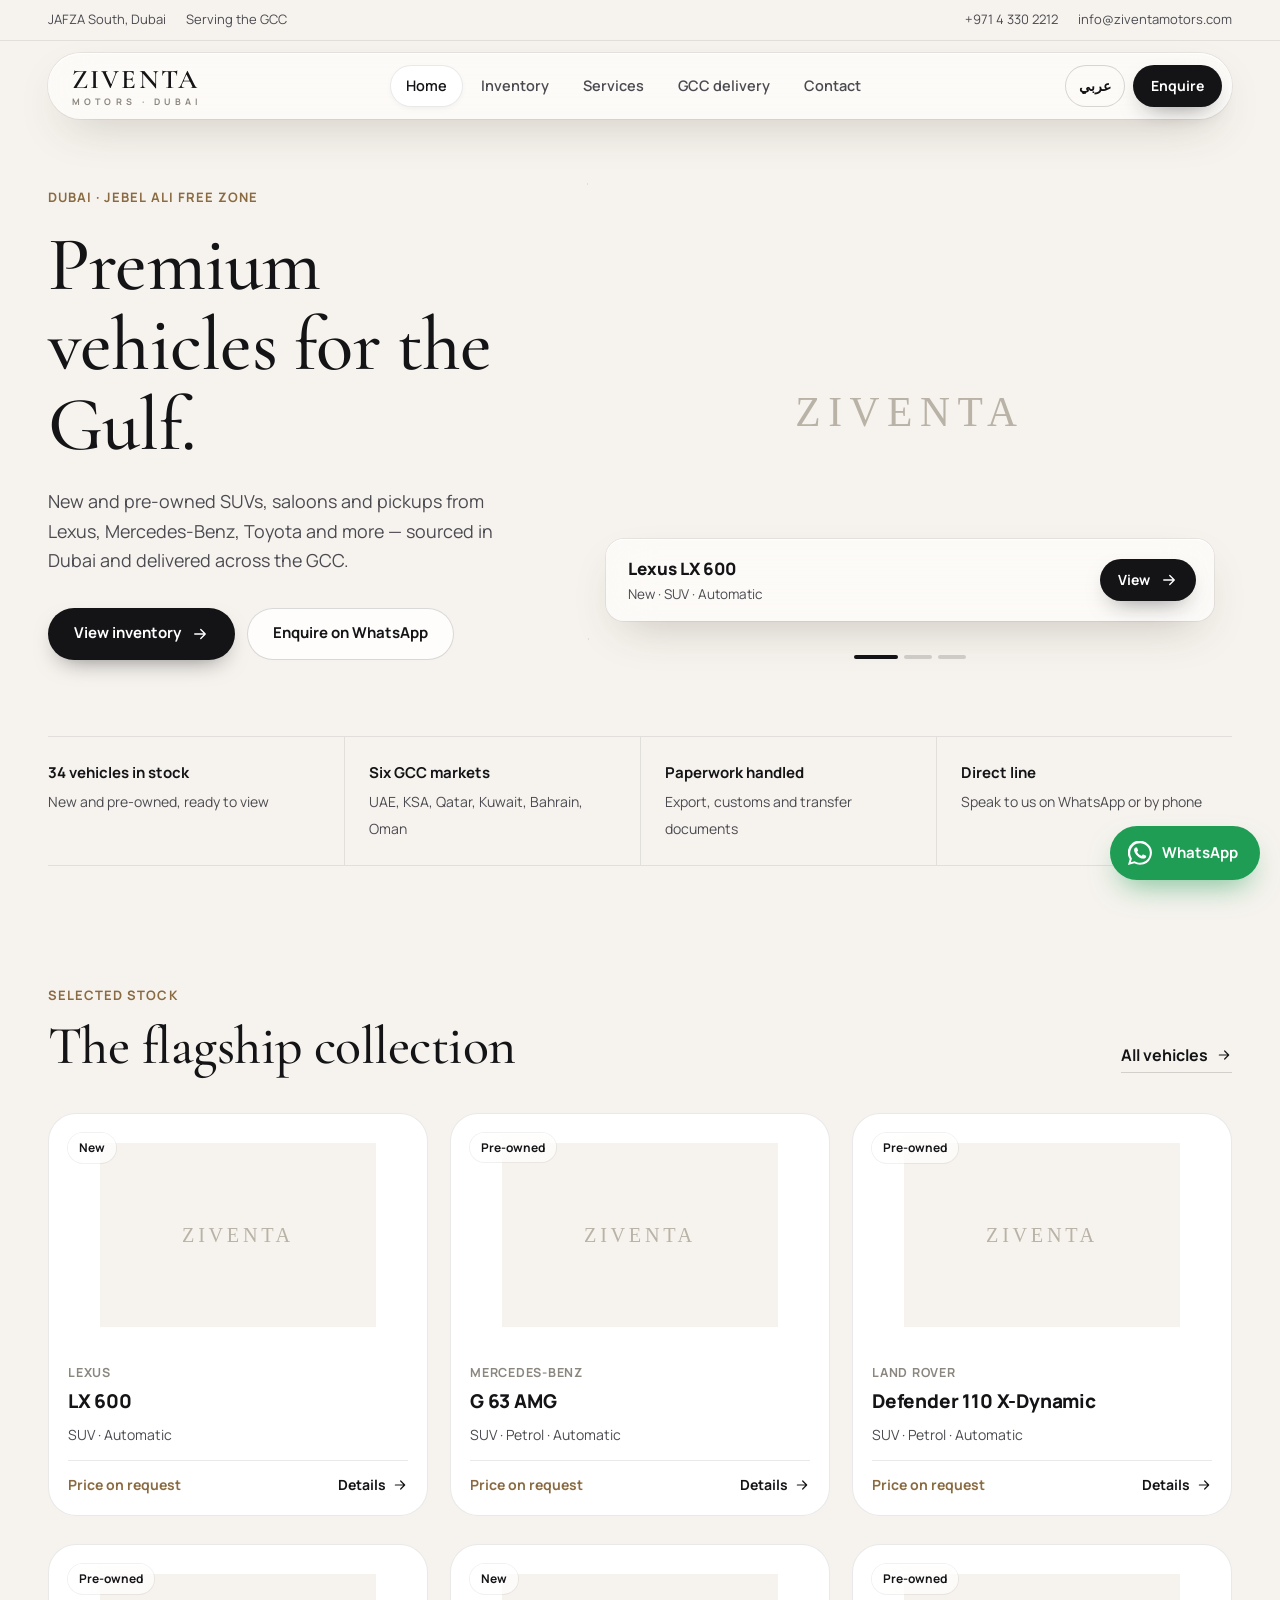
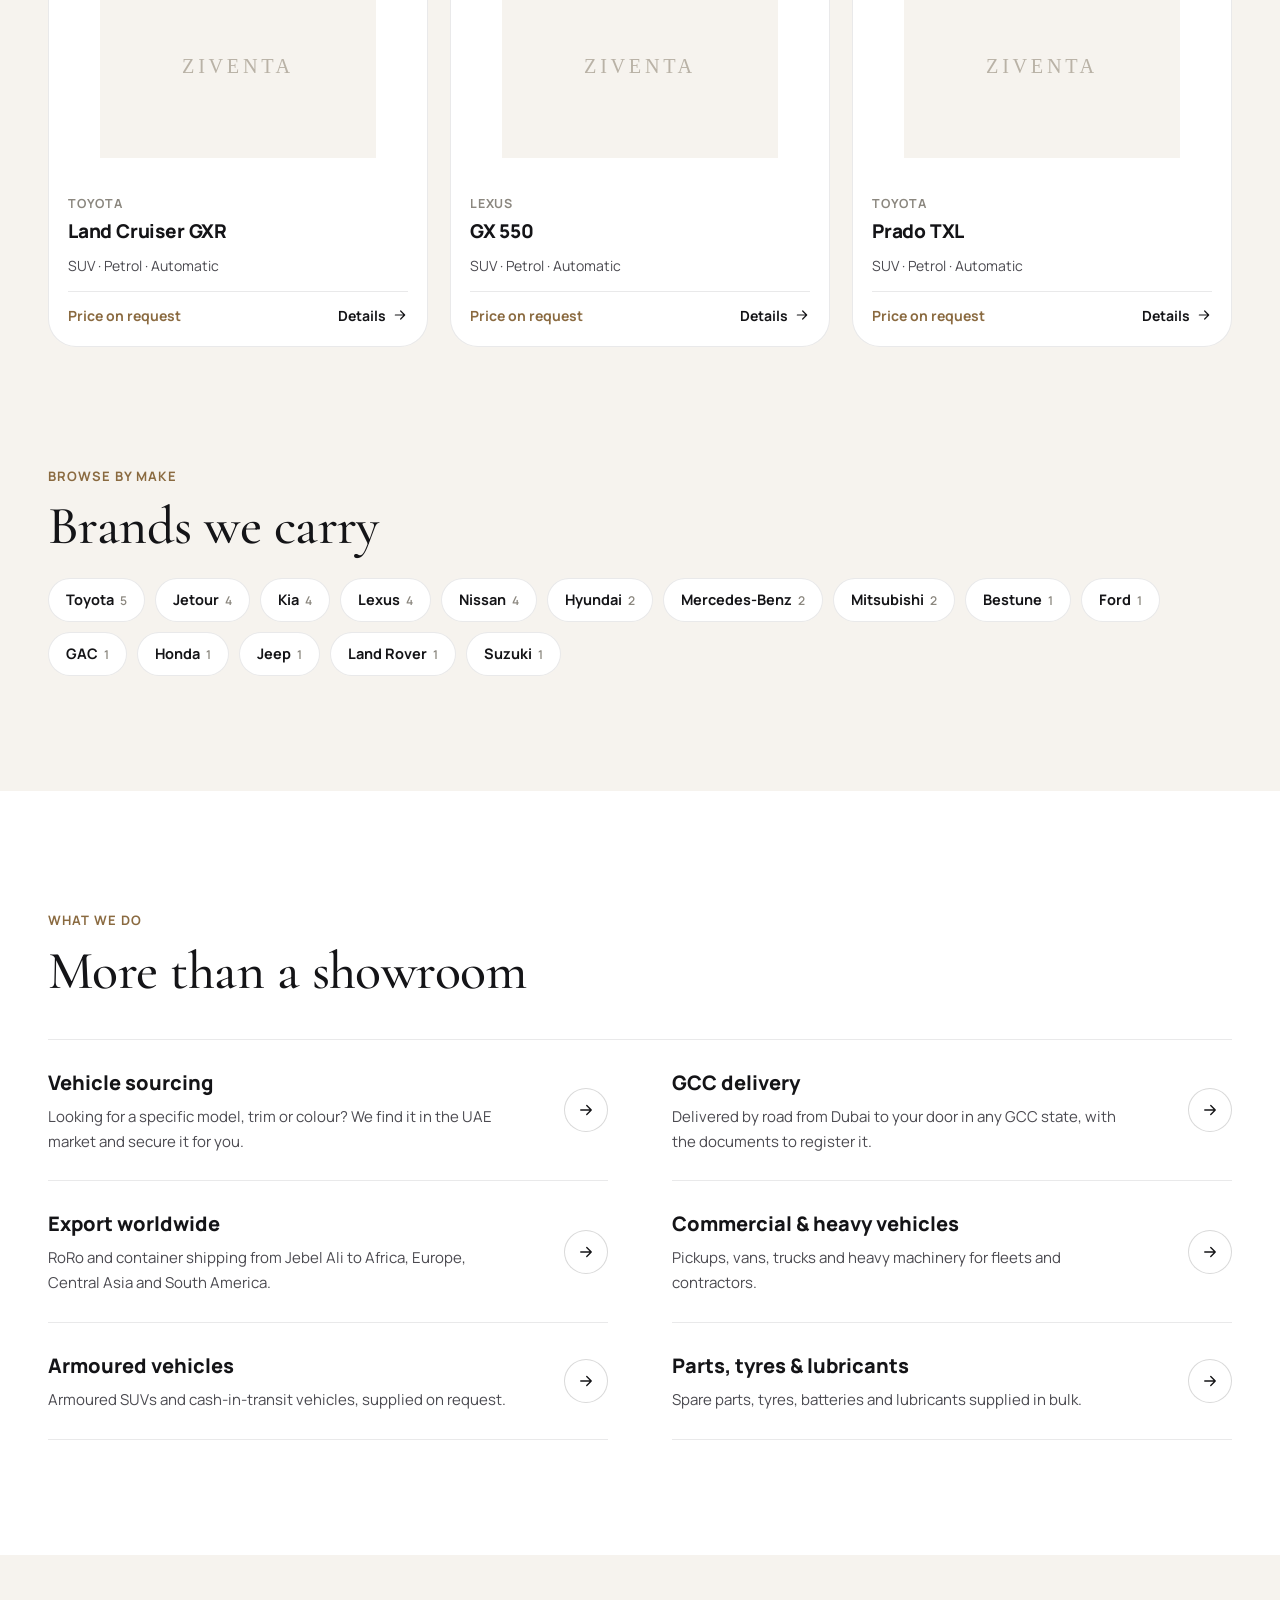
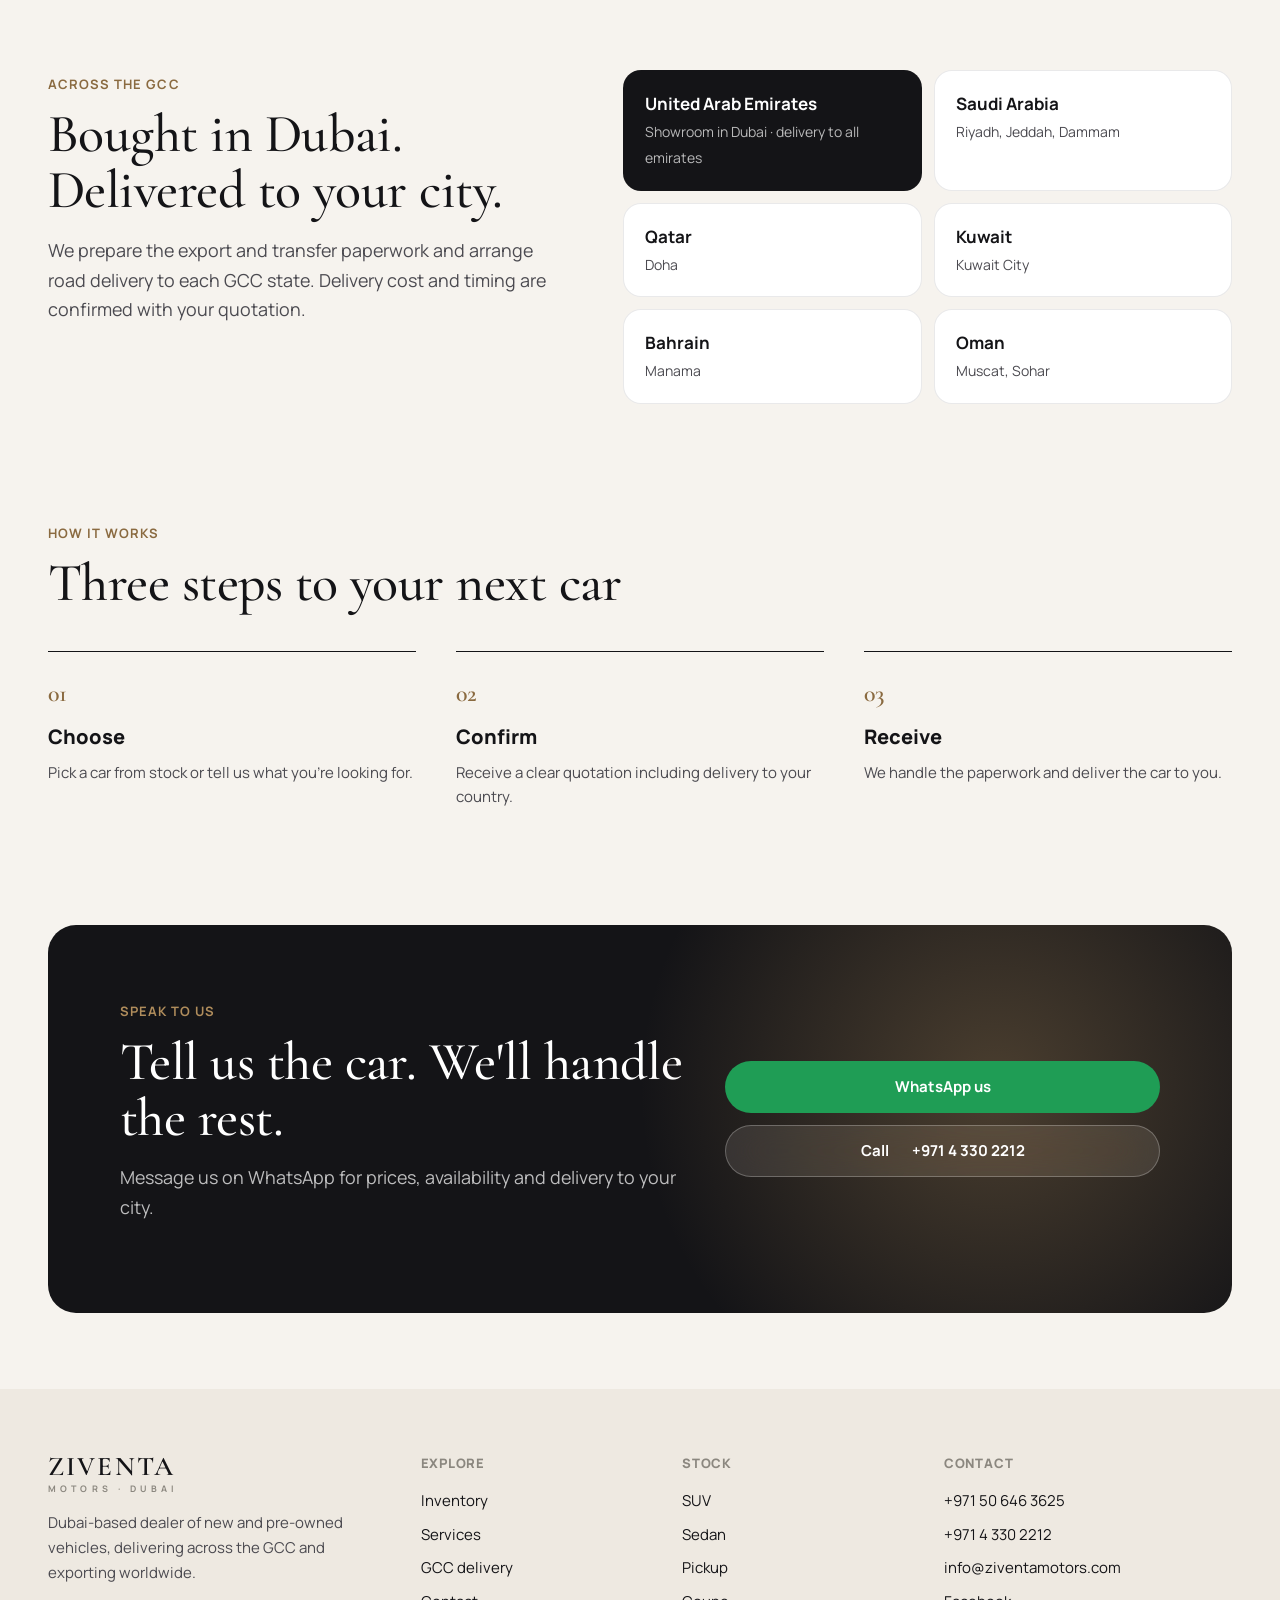
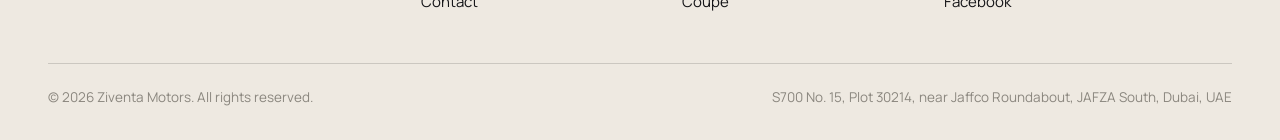
<file: index.html>
<!doctype html>
<html lang="en">
<head>
  <meta charset="utf-8">
  <meta name="viewport" content="width=device-width, initial-scale=1, viewport-fit=cover">
  <meta name="theme-color" content="#f6f3ee">
  <link rel="icon" href="assets/img/favicon.svg?v=202610031544" type="image/svg+xml">
  <link rel="icon" href="assets/img/favicon-32.png?v=202610031544" sizes="32x32" type="image/png">
  <link rel="apple-touch-icon" href="assets/img/apple-touch-icon.png?v=202610031544">
  <link rel="preconnect" href="https://fonts.googleapis.com">
  <link rel="preconnect" href="https://fonts.gstatic.com" crossorigin>
  <link rel="preconnect" href="https://ziventamotors.com" crossorigin>
  <link href="https://fonts.googleapis.com/css2?family=Cormorant+Garamond:wght@500;600&family=Manrope:wght@400;500;600;700;800&family=IBM+Plex+Sans+Arabic:wght@400;500;600;700&family=Noto+Naskh+Arabic:wght@500;600&display=swap" rel="stylesheet">
  <link rel="stylesheet" href="assets/css/styles.css?v=202610031544">
  <title>Ziventa Motors · Premium New &amp; Pre-owned Vehicles in Dubai</title>
  <meta name="description" content="New and pre-owned Lexus, Mercedes-Benz, Toyota, Land Rover and more in Dubai. Delivered across the UAE, Saudi Arabia, Qatar, Kuwait, Bahrain and Oman.">
  <meta property="og:title" content="Ziventa Motors · Dubai">
  <meta property="og:description" content="Premium new and pre-owned vehicles, delivered across the GCC.">
</head>
<body data-page="home">
  <main>
    <section class="hero">
      <div class="container hero-grid">
        <div>
          <span class="kicker" data-i18n="hero.kicker"></span>
          <h1 class="serif h1" data-i18n="hero.title"></h1>
          <p class="lead" data-i18n="hero.lead"></p>
          <div class="hero-cta">
            <a class="btn btn-dark" href="inventory.html"><span data-i18n="hero.cta1"></span> <svg class="flip" viewBox="0 0 24 24" fill="none" stroke="currentColor" stroke-width="1.8" stroke-linecap="round" stroke-linejoin="round"><path d="M5 12h14M13 6l6 6-6 6"/></svg></a>
            <a class="btn btn-light" data-wa target="_blank" rel="noopener"><span data-i18n="hero.cta2"></span></a>
          </div>
        </div>
        <div>
          <div class="hero-stage" id="hero-stage"></div>
          <div class="hero-dots" id="hero-dots"></div>
        </div>
      </div>
    </section>

    <div class="container">
      <div class="assurances">
        <div><b data-i18n="assure.1.t"></b><span data-i18n="assure.1.d"></span></div>
        <div><b data-i18n="assure.2.t"></b><span data-i18n="assure.2.d"></span></div>
        <div><b data-i18n="assure.3.t"></b><span data-i18n="assure.3.d"></span></div>
        <div><b data-i18n="assure.4.t"></b><span data-i18n="assure.4.d"></span></div>
      </div>
    </div>

    <section class="section">
      <div class="container">
        <div class="section-head">
          <div><span class="kicker" data-i18n="featured.kicker"></span><h2 class="serif h2" data-i18n="featured.title"></h2></div>
          <a class="link-arrow" href="inventory.html"><span data-i18n="featured.all"></span> <svg viewBox="0 0 24 24" fill="none" stroke="currentColor" stroke-width="1.8" stroke-linecap="round" stroke-linejoin="round"><path d="M5 12h14M13 6l6 6-6 6"/></svg></a>
        </div>
        <div class="grid" id="featured"></div>
      </div>
    </section>

    <section class="section" style="padding-top:0">
      <div class="container">
        <div class="section-head" style="margin-bottom:24px"><div><span class="kicker" data-i18n="makes.kicker"></span><h2 class="serif h2" data-i18n="makes.title"></h2></div></div>
        <div class="makes" id="makes"></div>
      </div>
    </section>

    <section class="section" id="services" style="background:var(--surface)">
      <div class="container">
        <div class="section-head"><div><span class="kicker" data-i18n="services.kicker"></span><h2 class="serif h2" data-i18n="services.title"></h2></div></div>
        <div class="services">
          <a class="service" href="contact.html"><h3 data-i18n="svc.1.t"></h3><p data-i18n="svc.1.d"></p><span class="go"><svg class="flip" viewBox="0 0 24 24" fill="none" stroke="currentColor" stroke-width="1.8" stroke-linecap="round" stroke-linejoin="round"><path d="M5 12h14M13 6l6 6-6 6"/></svg></span></a>
          <a class="service" href="#gcc"><h3 data-i18n="svc.2.t"></h3><p data-i18n="svc.2.d"></p><span class="go"><svg class="flip" viewBox="0 0 24 24" fill="none" stroke="currentColor" stroke-width="1.8" stroke-linecap="round" stroke-linejoin="round"><path d="M5 12h14M13 6l6 6-6 6"/></svg></span></a>
          <a class="service" href="contact.html"><h3 data-i18n="svc.3.t"></h3><p data-i18n="svc.3.d"></p><span class="go"><svg class="flip" viewBox="0 0 24 24" fill="none" stroke="currentColor" stroke-width="1.8" stroke-linecap="round" stroke-linejoin="round"><path d="M5 12h14M13 6l6 6-6 6"/></svg></span></a>
          <a class="service" href="inventory.html?type=Pickup"><h3 data-i18n="svc.4.t"></h3><p data-i18n="svc.4.d"></p><span class="go"><svg class="flip" viewBox="0 0 24 24" fill="none" stroke="currentColor" stroke-width="1.8" stroke-linecap="round" stroke-linejoin="round"><path d="M5 12h14M13 6l6 6-6 6"/></svg></span></a>
          <a class="service" href="contact.html"><h3 data-i18n="svc.5.t"></h3><p data-i18n="svc.5.d"></p><span class="go"><svg class="flip" viewBox="0 0 24 24" fill="none" stroke="currentColor" stroke-width="1.8" stroke-linecap="round" stroke-linejoin="round"><path d="M5 12h14M13 6l6 6-6 6"/></svg></span></a>
          <a class="service" href="contact.html"><h3 data-i18n="svc.6.t"></h3><p data-i18n="svc.6.d"></p><span class="go"><svg class="flip" viewBox="0 0 24 24" fill="none" stroke="currentColor" stroke-width="1.8" stroke-linecap="round" stroke-linejoin="round"><path d="M5 12h14M13 6l6 6-6 6"/></svg></span></a>
        </div>
      </div>
    </section>

    <section class="section" id="gcc">
      <div class="container gcc">
        <div>
          <span class="kicker" data-i18n="gcc.kicker"></span>
          <h2 class="serif h2" style="margin:10px 0 18px" data-i18n="gcc.title"></h2>
          <p class="lead" data-i18n="gcc.lead"></p>
        </div>
        <ul class="countries" id="countries"></ul>
      </div>
    </section>

    <section class="section" style="padding-top:0">
      <div class="container">
        <div class="section-head"><div><span class="kicker" data-i18n="how.kicker"></span><h2 class="serif h2" data-i18n="how.title"></h2></div></div>
        <div class="steps">
          <div class="step"><span class="n">01</span><h3 data-i18n="how.1.t"></h3><p data-i18n="how.1.d"></p></div>
          <div class="step"><span class="n">02</span><h3 data-i18n="how.2.t"></h3><p data-i18n="how.2.d"></p></div>
          <div class="step"><span class="n">03</span><h3 data-i18n="how.3.t"></h3><p data-i18n="how.3.d"></p></div>
        </div>
      </div>
    </section>

    <section class="container">
      <div class="band">
        <div>
          <span class="kicker" data-i18n="band.kicker"></span>
          <h2 class="serif h2" style="margin:10px 0 16px" data-i18n="band.title"></h2>
          <p class="lead" data-i18n="band.lead"></p>
        </div>
        <div class="band-actions">
          <a class="btn btn-wa" data-wa target="_blank" rel="noopener"><span data-i18n="band.wa"></span></a>
          <a class="btn btn-light" data-tel><span data-i18n="band.call"></span>&nbsp;<bdi>+971 4 330 2212</bdi></a>
        </div>
      </div>
    </section>
  </main>
  <script src="assets/js/data.js?v=202610031544"></script>
  <script src="assets/js/i18n.js?v=202610031544"></script>
  <script src="assets/js/app.js?v=202610031544"></script>
</body>
</html>
</file>
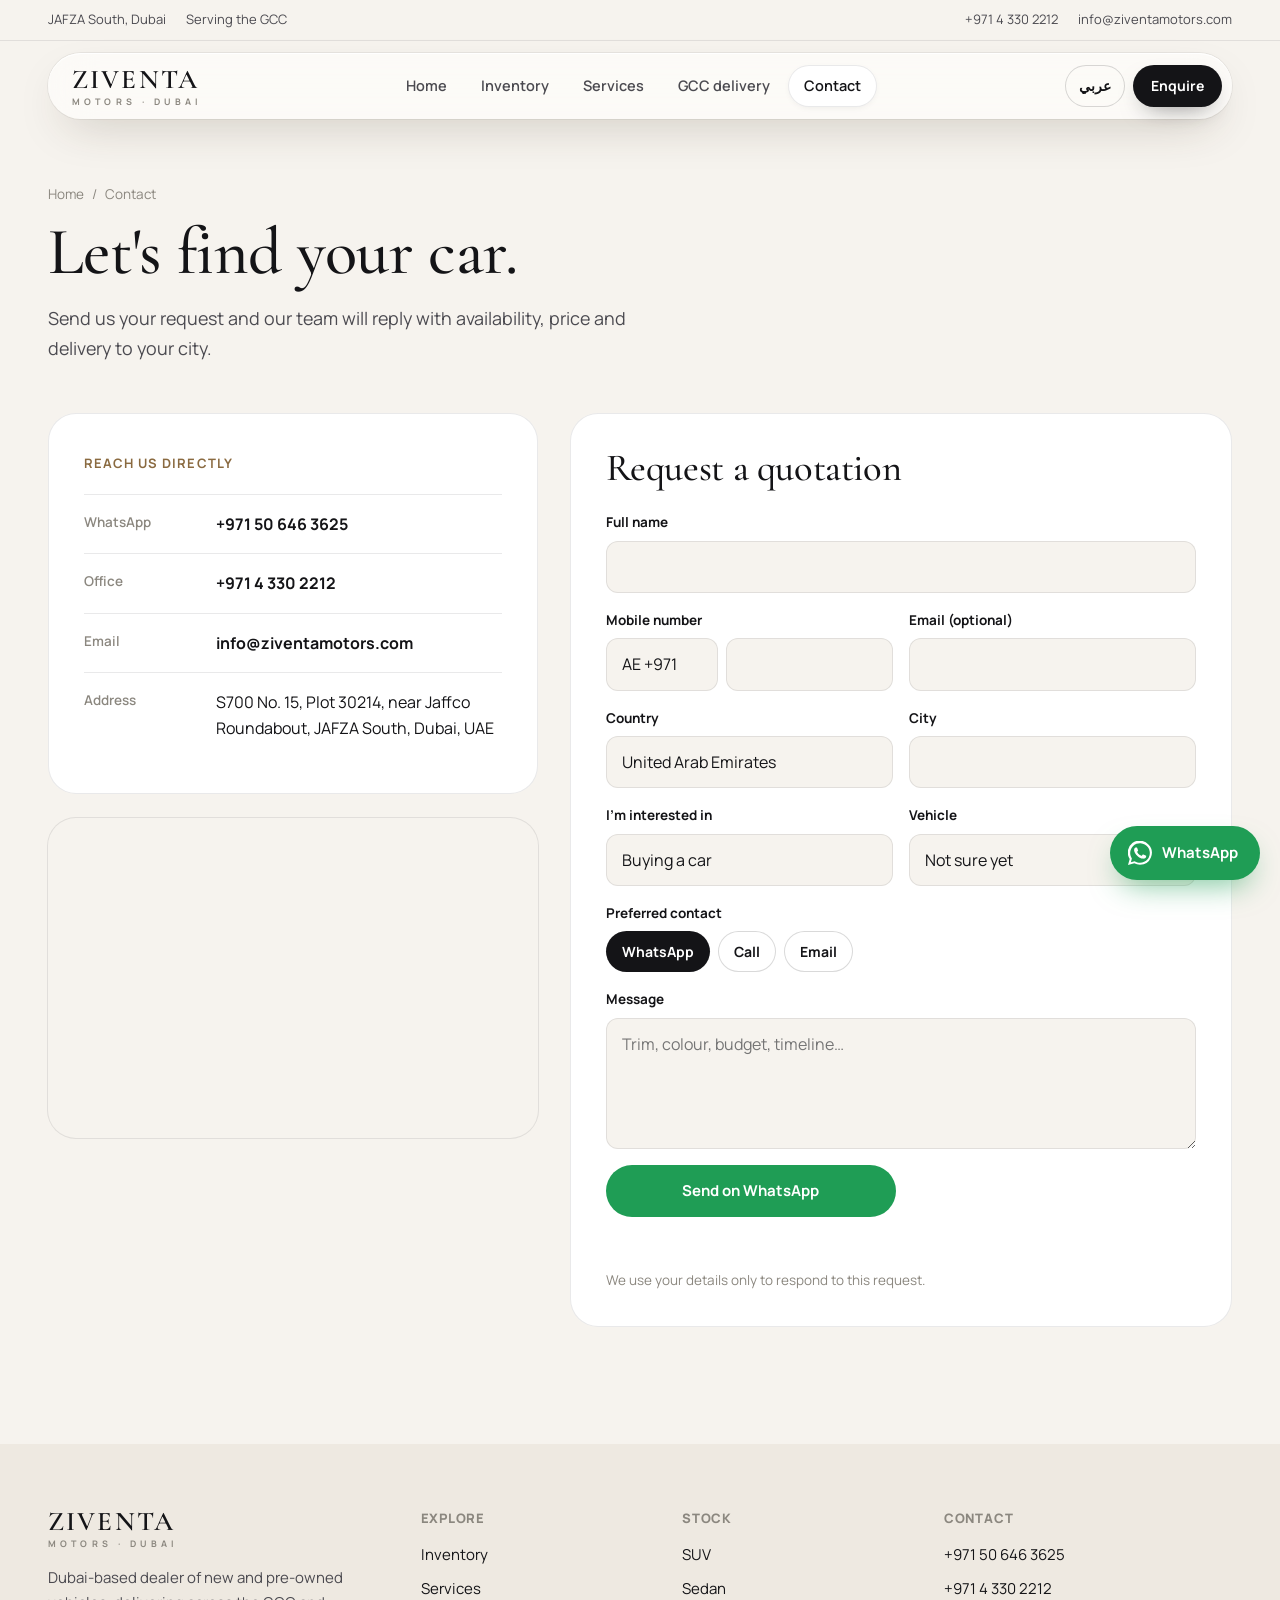
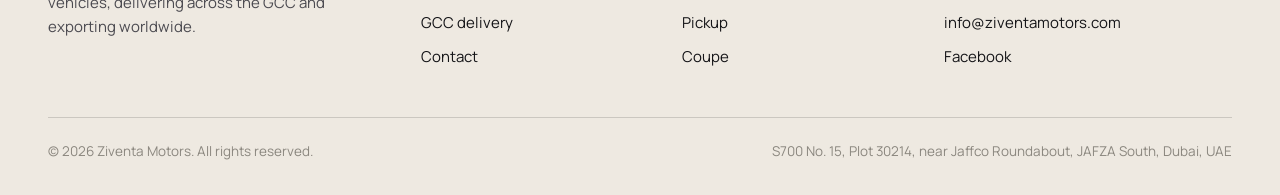
<file: contact.html>
<!doctype html>
<html lang="en">
<head>
  <meta charset="utf-8">
  <meta name="viewport" content="width=device-width, initial-scale=1, viewport-fit=cover">
  <meta name="theme-color" content="#f6f3ee">
  <link rel="icon" href="assets/img/favicon.svg?v=202610031544" type="image/svg+xml">
  <link rel="icon" href="assets/img/favicon-32.png?v=202610031544" sizes="32x32" type="image/png">
  <link rel="apple-touch-icon" href="assets/img/apple-touch-icon.png?v=202610031544">
  <link rel="preconnect" href="https://fonts.googleapis.com">
  <link rel="preconnect" href="https://fonts.gstatic.com" crossorigin>
  <link rel="preconnect" href="https://ziventamotors.com" crossorigin>
  <link href="https://fonts.googleapis.com/css2?family=Cormorant+Garamond:wght@500;600&family=Manrope:wght@400;500;600;700;800&family=IBM+Plex+Sans+Arabic:wght@400;500;600;700&family=Noto+Naskh+Arabic:wght@500;600&display=swap" rel="stylesheet">
  <link rel="stylesheet" href="assets/css/styles.css?v=202610031544">
  <title>Contact · Ziventa Motors Dubai</title>
  <meta name="description" content="Request a quotation from Ziventa Motors, JAFZA South, Dubai.">
</head>
<body data-page="contact">
  <main>
    <header class="page-head">
      <div class="container">
        <nav class="crumbs" aria-label="Breadcrumb"><a href="index.html" data-i18n="nav.home"></a><span>/</span><span data-i18n="nav.contact"></span></nav>
        <h1 class="serif h1" data-i18n="c.title"></h1>
        <p class="lead" data-i18n="c.lead"></p>
      </div>
    </header>
    <section style="padding-bottom:40px">
      <div class="container contact-grid">
        <div>
          <div class="card">
            <span class="kicker" data-i18n="c.direct"></span>
            <ul class="contact-list">
              <li><a id="c-wa" target="_blank" rel="noopener"><small data-i18n="c.whatsapp"></small><span class="ltr" id="c-wa-v"></span></a></li>
              <li><a id="c-phone"><small data-i18n="c.office"></small><span class="ltr" id="c-phone-v"></span></a></li>
              <li><a id="c-mail"><small data-i18n="c.email"></small><span id="c-mail-v"></span></a></li>
              <li><div><small data-i18n="c.address"></small><span id="c-addr-v"></span></div></li>
            </ul>
          </div>
          <div class="map"><iframe id="map" title="Map" loading="lazy" referrerpolicy="no-referrer-when-downgrade"></iframe></div>
        </div>
        <div class="card">
          <h2 class="serif" style="font-size:clamp(30px,3vw,40px);margin-bottom:22px" data-i18n="c.formTitle"></h2>
          <form id="quote-form" class="form" novalidate>
            <div class="field full"><label for="f-name" data-i18n="f.name"></label><input id="f-name" name="name" autocomplete="name" required></div>
            <div class="field"><label for="f-phone" data-i18n="f.phone"></label>
              <div class="phone-row"><select id="f-dial" name="dial" aria-label="Country code"></select><input id="f-phone" name="phone" type="tel" inputmode="tel" autocomplete="tel-national" required></div></div>
            <div class="field"><label for="f-email" data-i18n="f.email"></label><input id="f-email" name="email" type="email" autocomplete="email"></div>
            <div class="field"><label for="f-country" data-i18n="f.country"></label><select id="f-country" name="country" required></select></div>
            <div class="field"><label for="f-city" data-i18n="f.city"></label><input id="f-city" name="city" autocomplete="address-level2"></div>
            <div class="field"><label for="f-interest" data-i18n="f.interest"></label>
              <select id="f-interest" name="interest">
                <option value="buy" data-i18n="f.int.buy"></option><option value="source" data-i18n="f.int.source"></option>
                <option value="fleet" data-i18n="f.int.fleet"></option><option value="export" data-i18n="f.int.export"></option>
                <option value="parts" data-i18n="f.int.parts"></option>
              </select></div>
            <div class="field"><label for="f-vehicle" data-i18n="f.vehicle"></label><select id="f-vehicle" name="vehicle"><option value="" data-i18n="f.anyVehicle"></option></select></div>
            <div class="field full"><span class="label" data-i18n="f.contact"></span>
              <div class="radio-row" role="radiogroup">
                <label><input type="radio" name="contact" value="wa" checked><span data-i18n="f.c.wa"></span></label>
                <label><input type="radio" name="contact" value="call"><span data-i18n="f.c.call"></span></label>
                <label><input type="radio" name="contact" value="email"><span data-i18n="f.c.email"></span></label>
              </div></div>
            <div class="field full"><label for="f-message" data-i18n="f.message"></label><textarea id="f-message" name="message" rows="4" data-i18n-ph="f.messagePh"></textarea></div>
            <div class="full" style="display:flex;gap:10px;flex-wrap:wrap">
              <button type="submit" class="btn btn-wa" style="flex:1" data-i18n="f.send"></button>
              <button type="button" id="f-email-btn" class="btn btn-light" style="flex:1" data-i18n="f.sendEmail"></button>
            </div>
            <p class="form-status full" id="f-status" role="status"></p>
            <p class="note full" style="margin:0" data-i18n="f.privacy"></p>
          </form>
        </div>
      </div>
    </section>
  </main>
  <script src="assets/js/data.js?v=202610031544"></script>
  <script src="assets/js/i18n.js?v=202610031544"></script>
  <script src="assets/js/app.js?v=202610031544"></script>
</body>
</html>
</file>
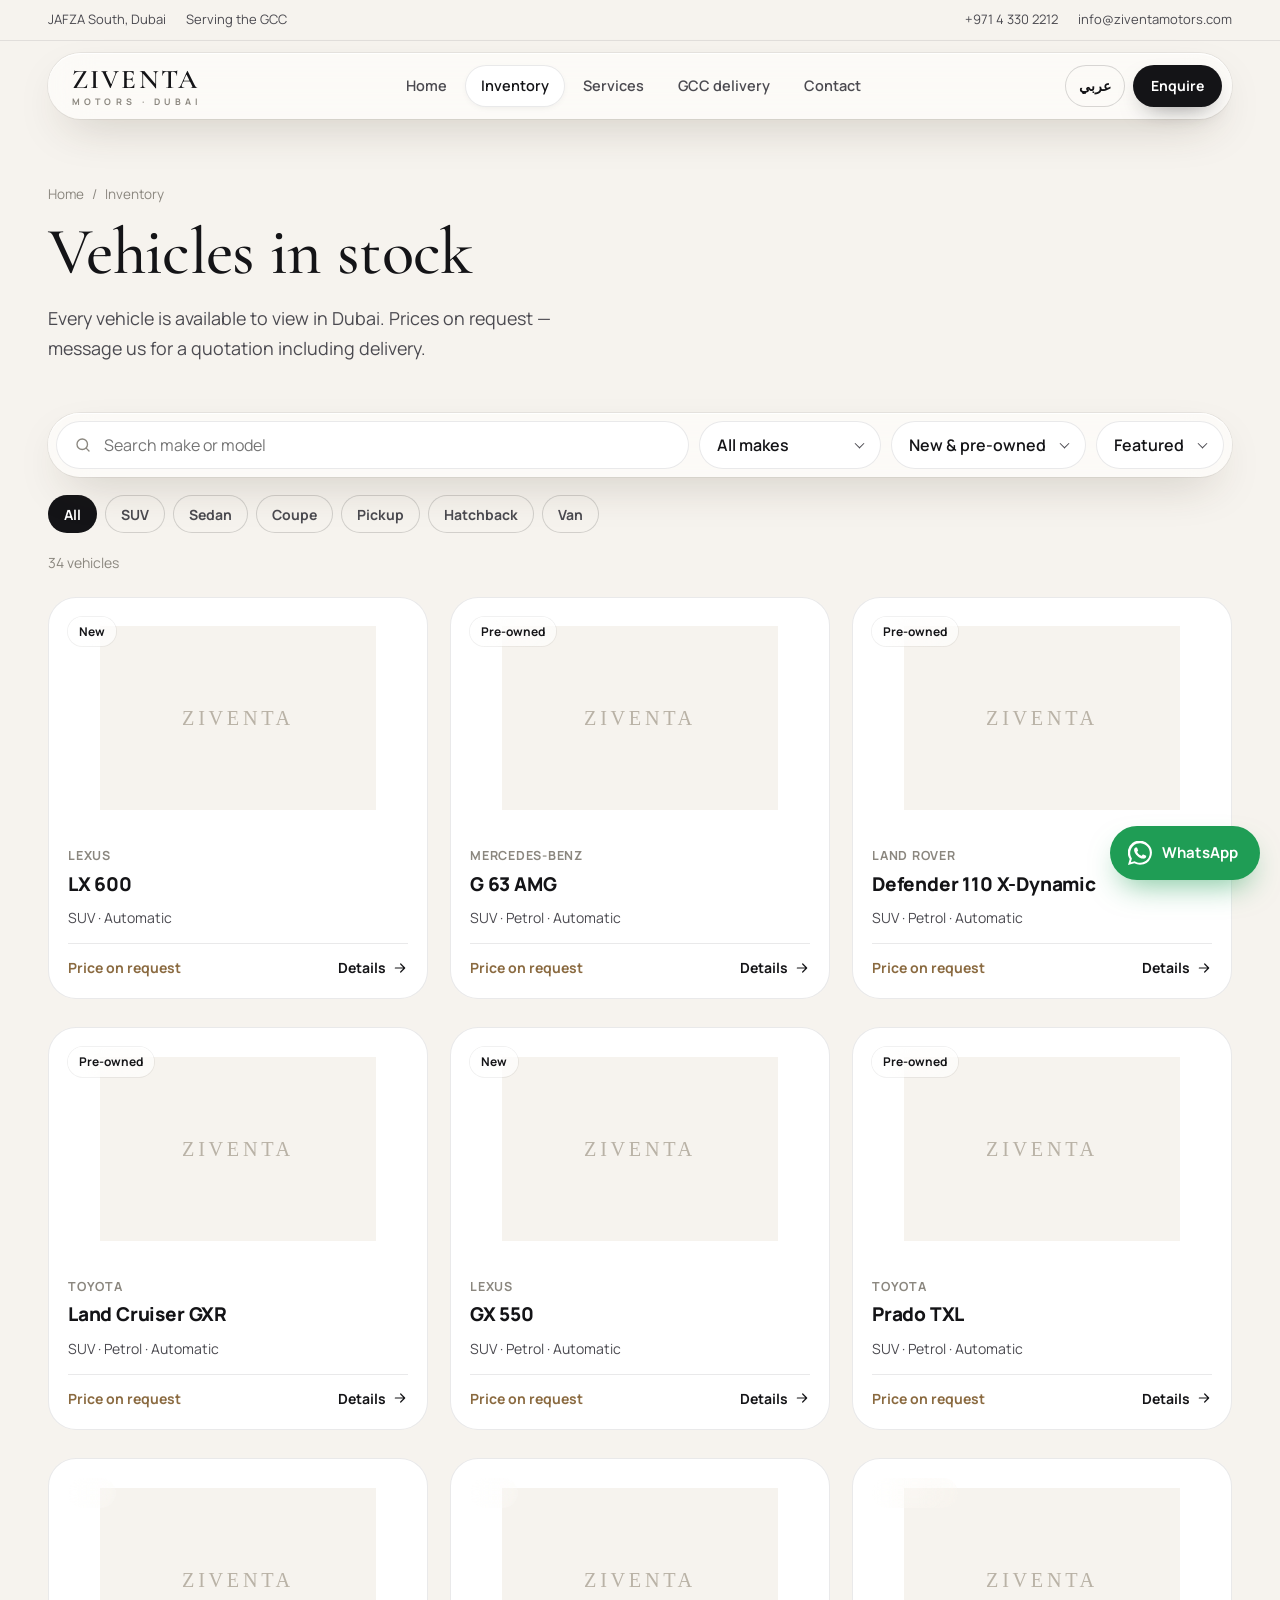
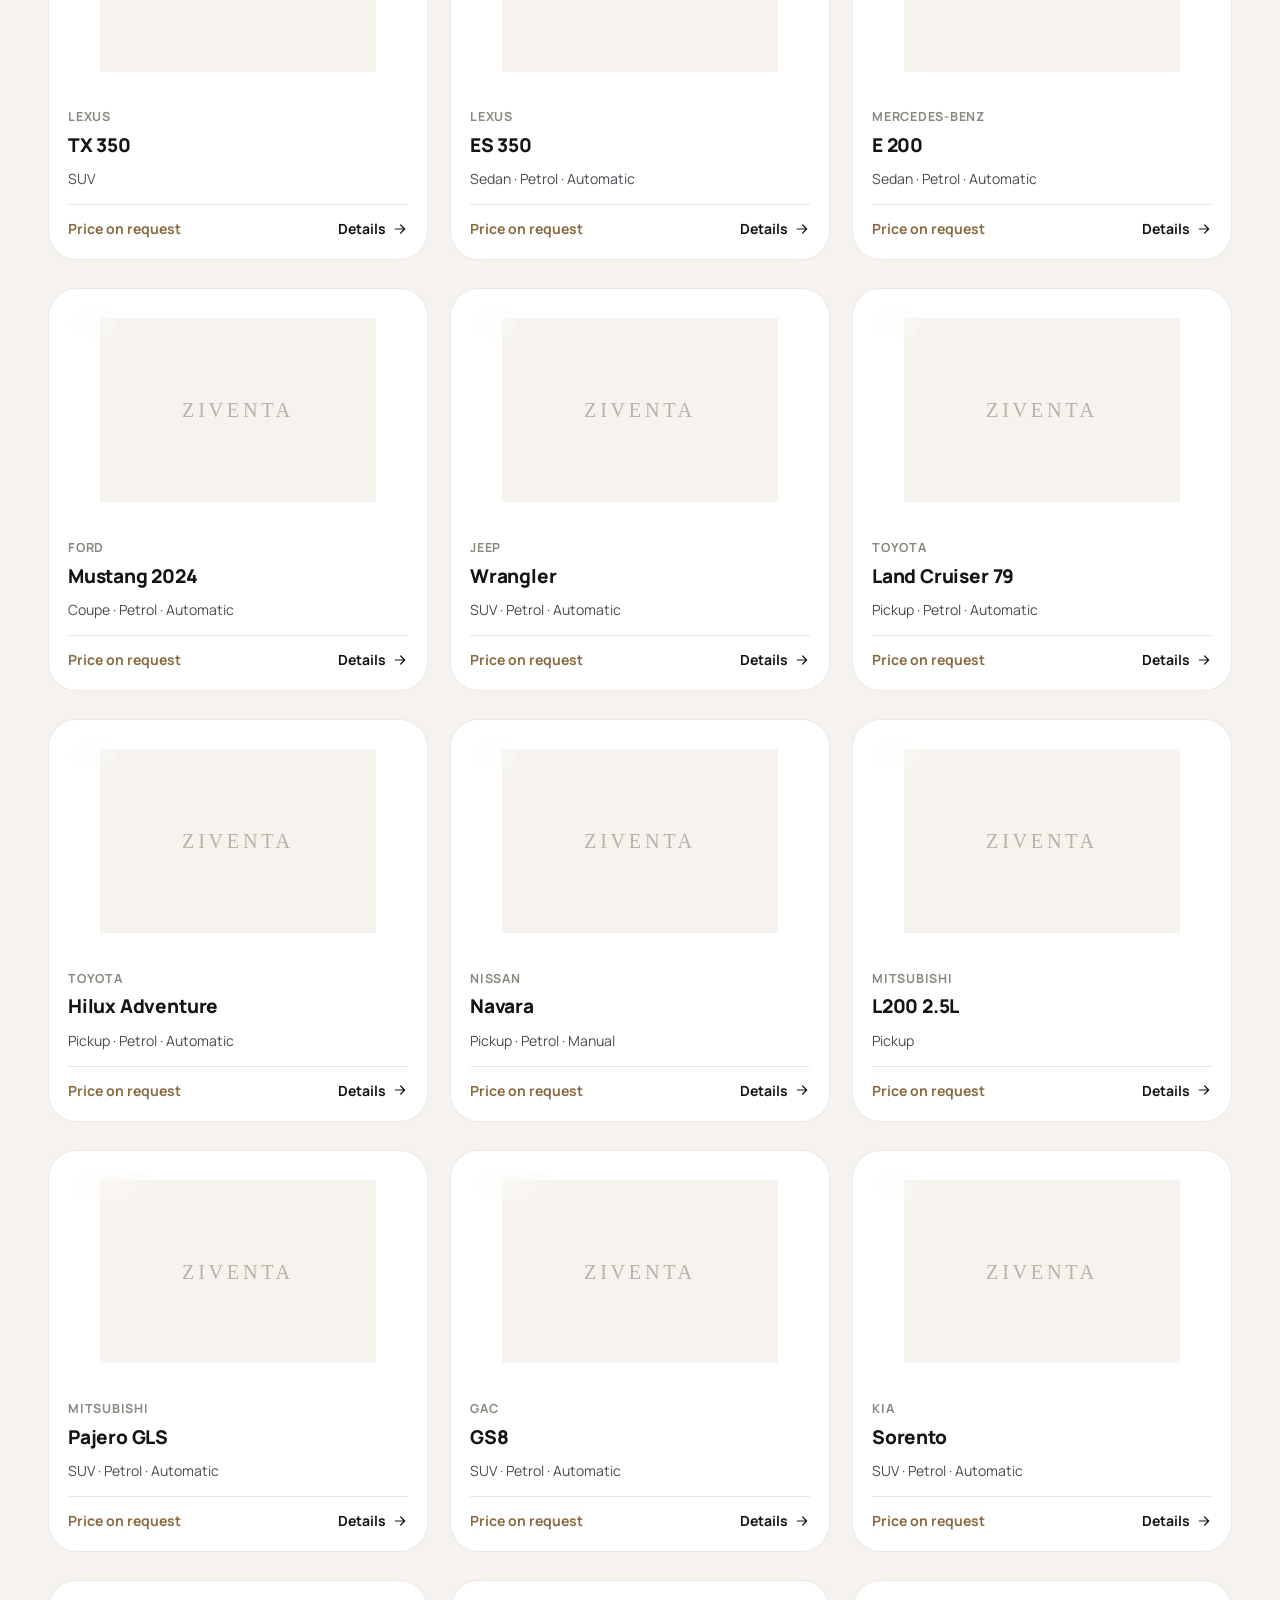
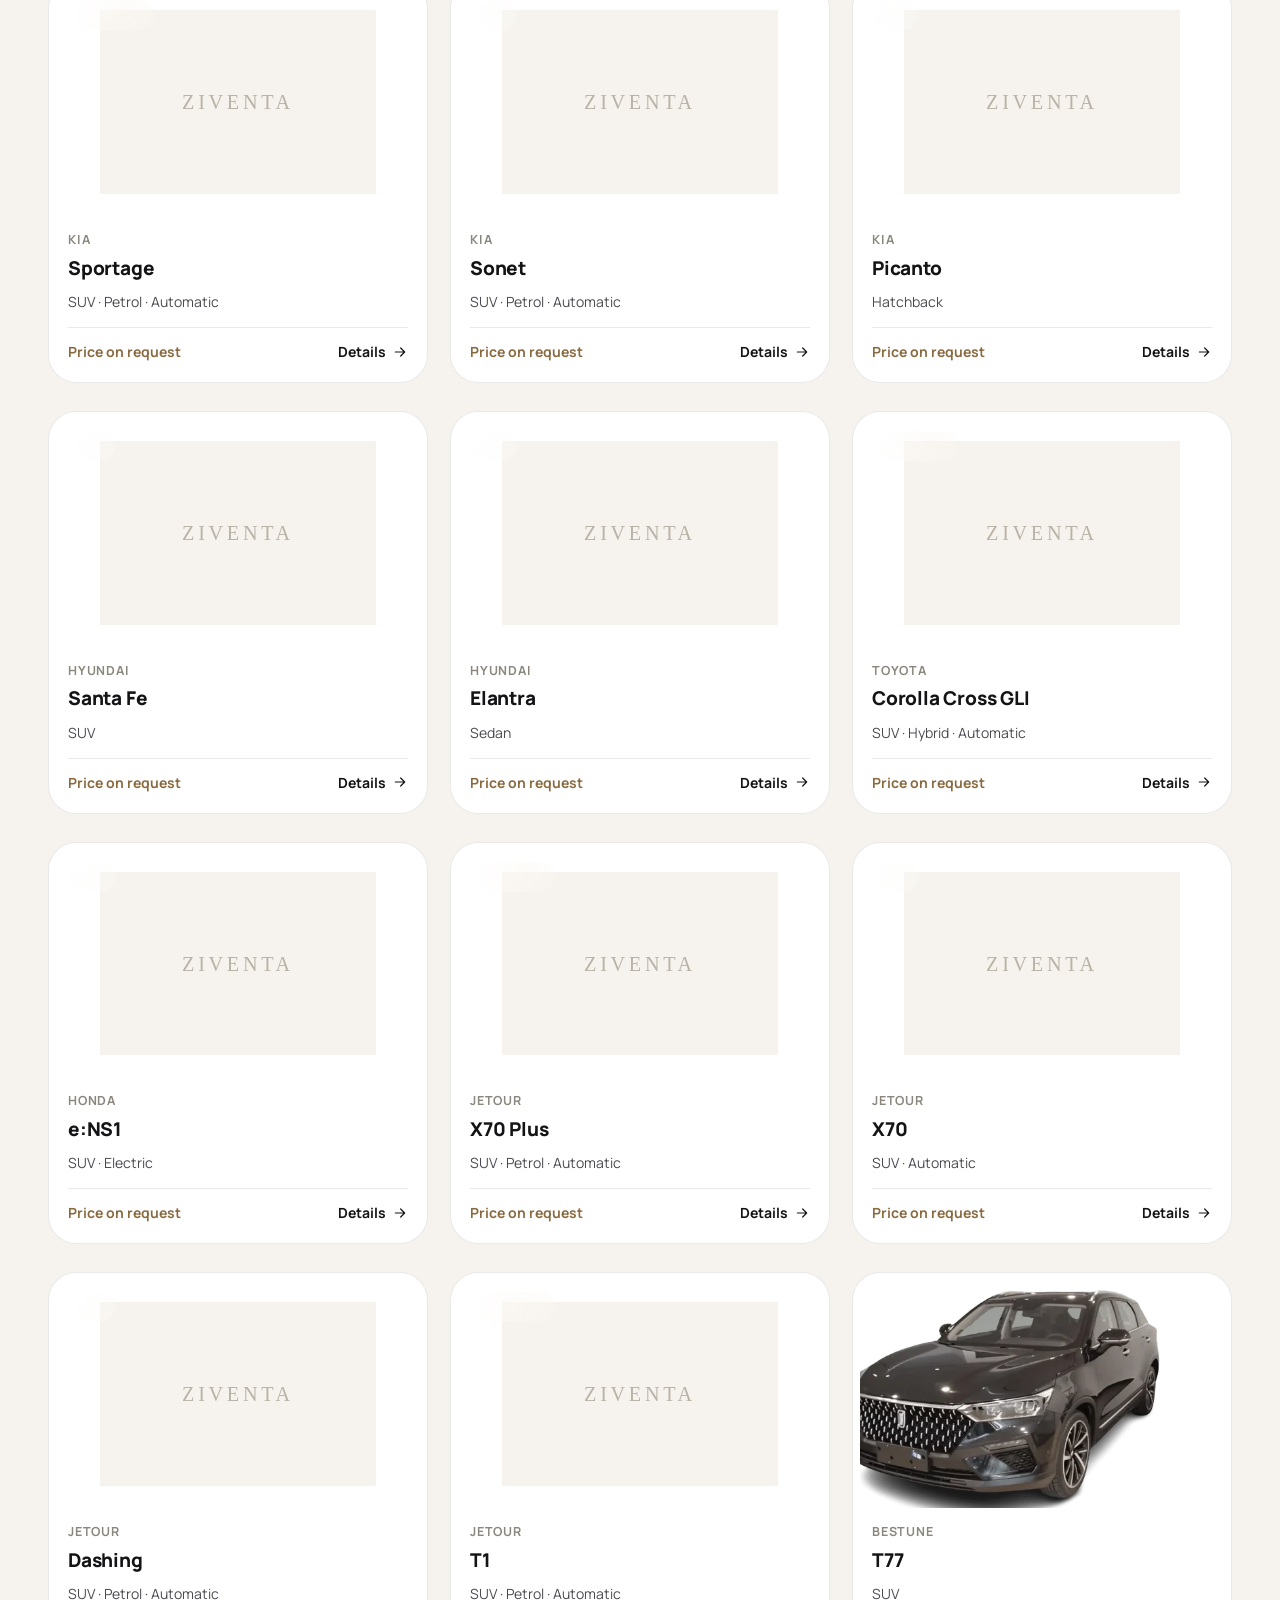
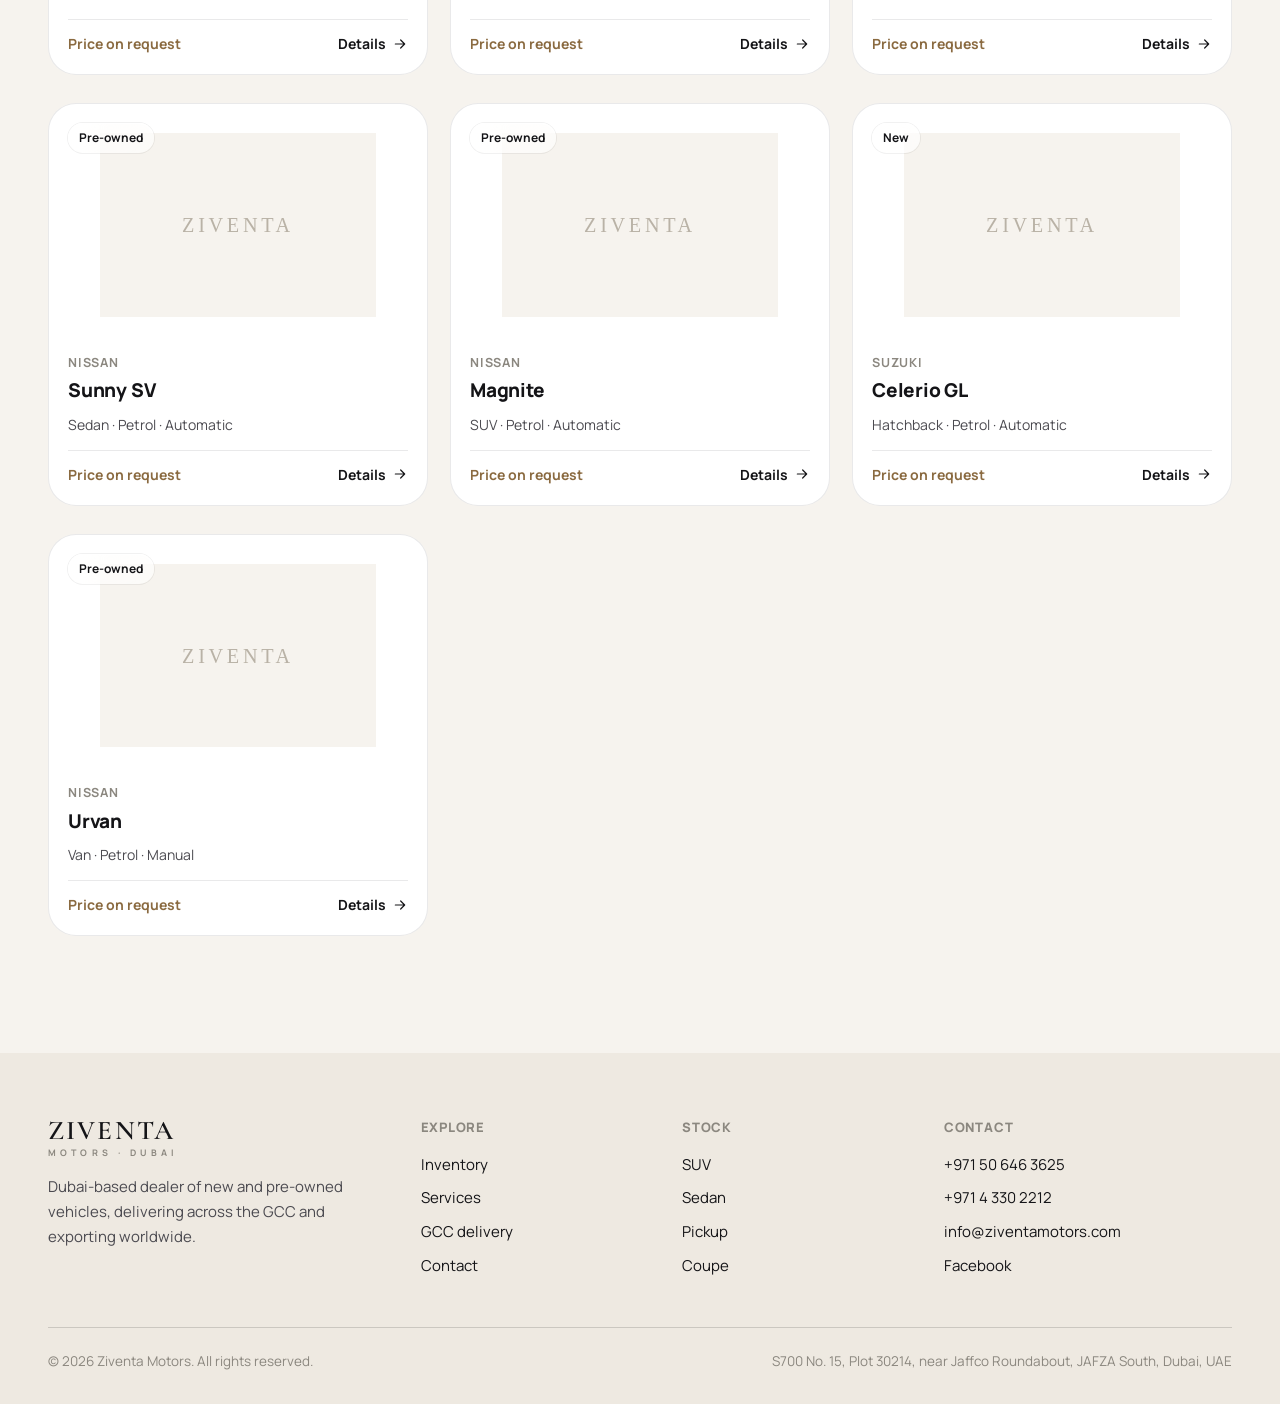
<file: inventory.html>
<!doctype html>
<html lang="en">
<head>
  <meta charset="utf-8">
  <meta name="viewport" content="width=device-width, initial-scale=1, viewport-fit=cover">
  <meta name="theme-color" content="#f6f3ee">
  <link rel="icon" href="assets/img/favicon.svg?v=202610031544" type="image/svg+xml">
  <link rel="icon" href="assets/img/favicon-32.png?v=202610031544" sizes="32x32" type="image/png">
  <link rel="apple-touch-icon" href="assets/img/apple-touch-icon.png?v=202610031544">
  <link rel="preconnect" href="https://fonts.googleapis.com">
  <link rel="preconnect" href="https://fonts.gstatic.com" crossorigin>
  <link rel="preconnect" href="https://ziventamotors.com" crossorigin>
  <link href="https://fonts.googleapis.com/css2?family=Cormorant+Garamond:wght@500;600&family=Manrope:wght@400;500;600;700;800&family=IBM+Plex+Sans+Arabic:wght@400;500;600;700&family=Noto+Naskh+Arabic:wght@500;600&display=swap" rel="stylesheet">
  <link rel="stylesheet" href="assets/css/styles.css?v=202610031544">
  <title>Inventory · Ziventa Motors Dubai</title>
  <meta name="description" content="New and pre-owned vehicles in stock in Dubai, with delivery across the GCC.">
</head>
<body data-page="inventory">
  <main>
    <header class="page-head">
      <div class="container">
        <nav class="crumbs" aria-label="Breadcrumb"><a href="index.html" data-i18n="nav.home"></a><span>/</span><span data-i18n="nav.inventory"></span></nav>
        <h1 class="serif h1" data-i18n="inv.title"></h1>
        <p class="lead" data-i18n="inv.lead"></p>
      </div>
    </header>
    <section style="padding-bottom:40px">
      <div class="container">
        <div class="toolbar glass">
          <label class="search"><svg viewBox="0 0 24 24" fill="none" stroke="currentColor" stroke-width="1.8" stroke-linecap="round"><circle cx="11" cy="11" r="7"/><path d="m20 20-3.5-3.5"/></svg><input id="q" type="search" data-i18n-ph="inv.search" aria-label="Search"></label>
          <div class="select"><select id="make" aria-label="Make"><option value="" data-i18n="inv.allMakes"></option></select></div>
          <div class="select"><select id="cond" aria-label="Condition"><option value="" data-i18n="inv.allCond"></option><option value="new" data-i18n="car.new"></option><option value="used" data-i18n="car.used"></option></select></div>
          <div class="select"><select id="sort" aria-label="Sort"><option value="featured" data-i18n="inv.sort.featured"></option><option value="az" data-i18n="inv.sort.az"></option></select></div>
        </div>
        <div class="chips" id="types" role="group" aria-label="Body type"></div>
        <p class="result-count" id="count" aria-live="polite"></p>
        <div class="grid" id="grid"></div>
      </div>
    </section>
  </main>
  <script src="assets/js/data.js?v=202610031544"></script>
  <script src="assets/js/i18n.js?v=202610031544"></script>
  <script src="assets/js/app.js?v=202610031544"></script>
</body>
</html>
</file>
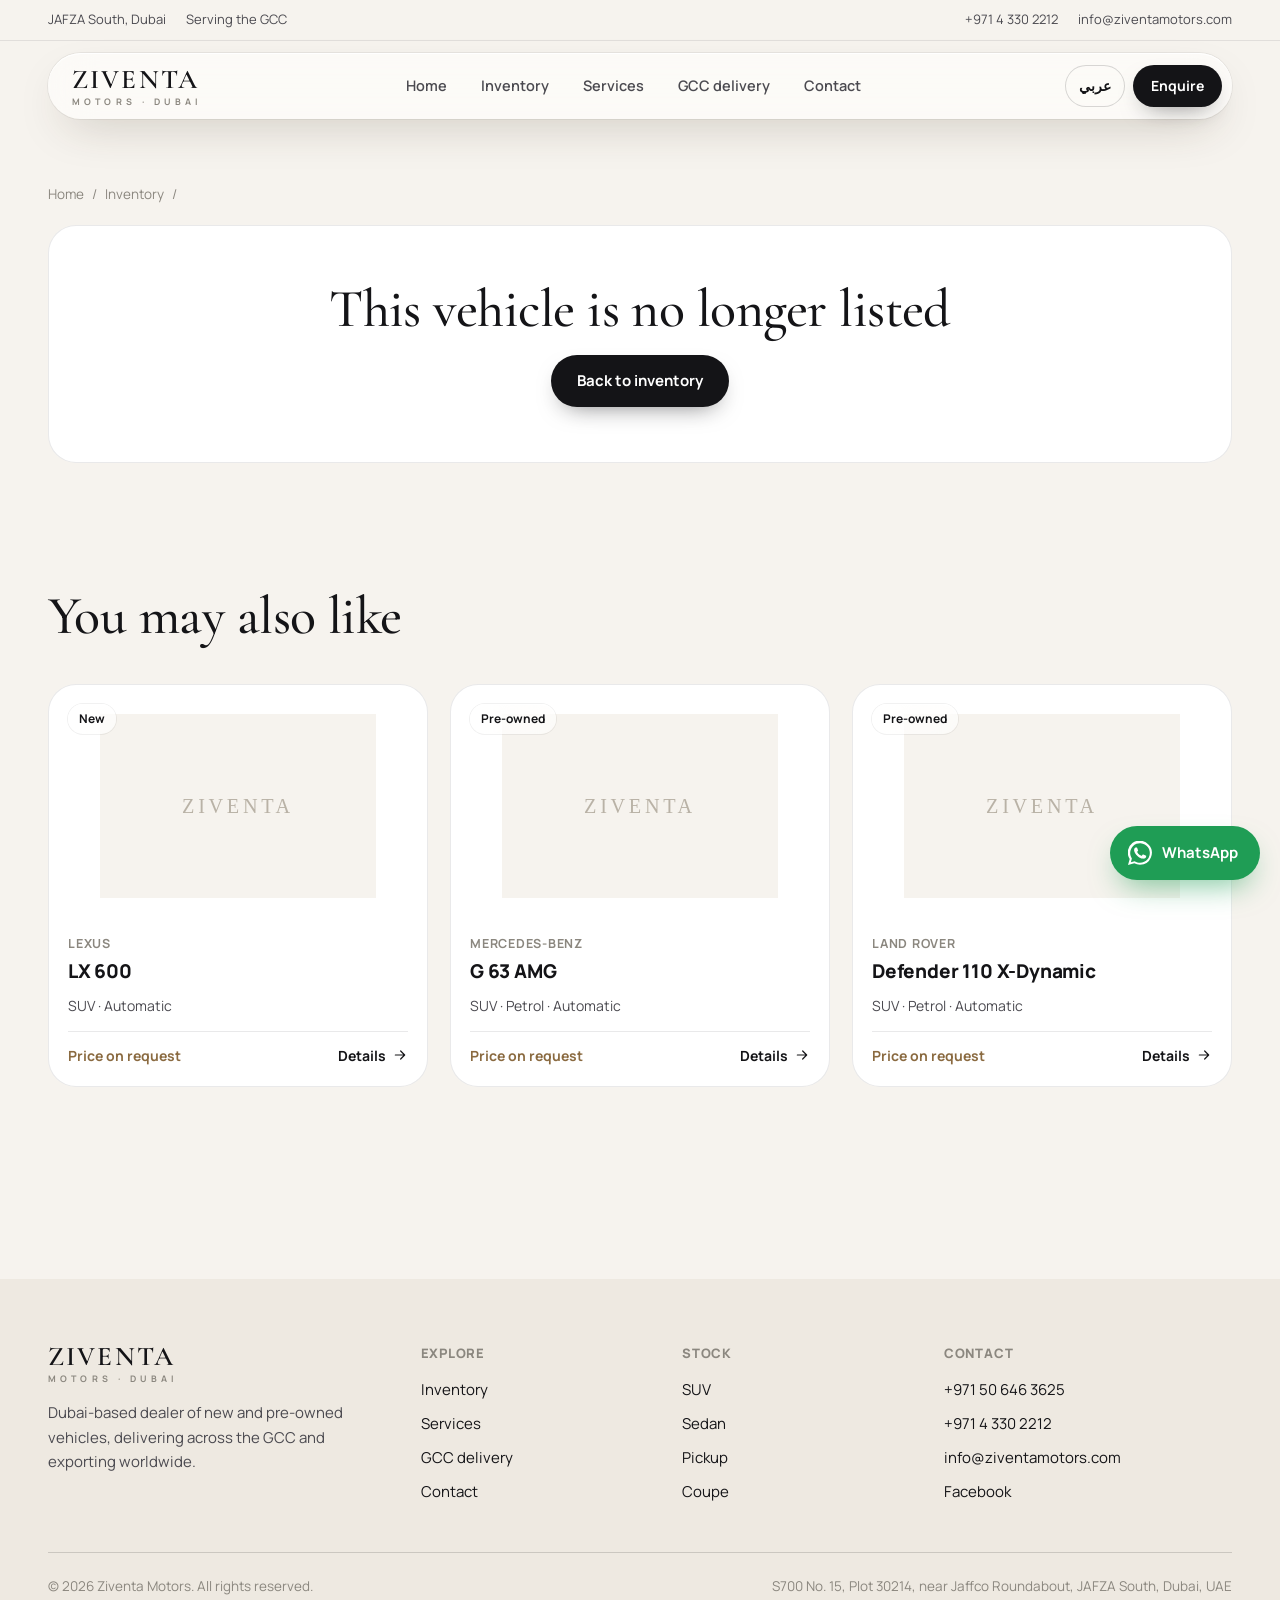
<file: vehicle.html>
<!doctype html>
<html lang="en">
<head>
  <meta charset="utf-8">
  <meta name="viewport" content="width=device-width, initial-scale=1, viewport-fit=cover">
  <meta name="theme-color" content="#f6f3ee">
  <link rel="icon" href="assets/img/favicon.svg?v=202610031544" type="image/svg+xml">
  <link rel="icon" href="assets/img/favicon-32.png?v=202610031544" sizes="32x32" type="image/png">
  <link rel="apple-touch-icon" href="assets/img/apple-touch-icon.png?v=202610031544">
  <link rel="preconnect" href="https://fonts.googleapis.com">
  <link rel="preconnect" href="https://fonts.gstatic.com" crossorigin>
  <link rel="preconnect" href="https://ziventamotors.com" crossorigin>
  <link href="https://fonts.googleapis.com/css2?family=Cormorant+Garamond:wght@500;600&family=Manrope:wght@400;500;600;700;800&family=IBM+Plex+Sans+Arabic:wght@400;500;600;700&family=Noto+Naskh+Arabic:wght@500;600&display=swap" rel="stylesheet">
  <link rel="stylesheet" href="assets/css/styles.css?v=202610031544">
  <title>Vehicle · Ziventa Motors Dubai</title>
  <meta name="description" content="Vehicle details, photos and enquiry.">
</head>
<body data-page="vehicle">
  <main>
    <header class="page-head" style="padding-bottom:20px">
      <div class="container"><nav class="crumbs" aria-label="Breadcrumb"><a href="index.html" data-i18n="nav.home"></a><span>/</span><a href="inventory.html" data-i18n="nav.inventory"></a><span>/</span><bdi id="crumb-name"></bdi></nav></div>
    </header>
    <section><div class="container" id="vehicle"></div></section>
    <section class="section">
      <div class="container">
        <div class="section-head"><div><h2 class="serif h2" data-i18n="veh.more"></h2></div></div>
        <div class="grid" id="related"></div>
      </div>
    </section>
  </main>
  <script src="assets/js/data.js?v=202610031544"></script>
  <script src="assets/js/i18n.js?v=202610031544"></script>
  <script src="assets/js/app.js?v=202610031544"></script>
</body>
</html>
</file>
<file: assets/css/styles.css>
/* ==========================================================================
   Ziventa Motors — light editorial theme with liquid-glass surfaces
   ========================================================================== */

:root {
  color-scheme: light;

  --bg: #f6f3ee;          /* warm ivory */
  --bg-2: #eee9e1;        /* sand */
  --surface: #ffffff;
  --ink: #141417;
  --ink-2: #4b4a50;
  --ink-3: #8b877f;
  --line: rgba(20, 20, 23, 0.09);
  --line-2: rgba(20, 20, 23, 0.16);

  --bronze: #8a6a40;
  --bronze-2: #b08d5c;

  --glass: rgba(255, 255, 255, 0.6);
  --glass-strong: rgba(255, 255, 255, 0.8);
  --glass-blur: blur(22px) saturate(170%);
  --glass-shadow: 0 1px 0 rgba(255, 255, 255, 0.95) inset, 0 0 0 1px rgba(20, 20, 23, 0.06), 0 18px 48px -18px rgba(60, 45, 25, 0.28);

  --r-sm: 12px;
  --r-md: 18px;
  --r-lg: 28px;
  --r-pill: 999px;
  --ease: cubic-bezier(0.22, 0.8, 0.24, 1);

  --serif: "Cormorant Garamond", "Times New Roman", serif;
  --sans: "Manrope", -apple-system, BlinkMacSystemFont, "Segoe UI", sans-serif;

  --maxw: 1280px;
  --gutter: clamp(16px, 4vw, 48px);
}
html[lang="ar"] {
  --serif: "Noto Naskh Arabic", "IBM Plex Sans Arabic", serif;
  --sans: "IBM Plex Sans Arabic", "Manrope", sans-serif;
}

*, *::before, *::after { box-sizing: border-box; }
html { -webkit-text-size-adjust: 100%; scroll-behavior: smooth; }
body {
  margin: 0; min-height: 100vh;
  font-family: var(--sans); font-size: 16px; line-height: 1.65; color: var(--ink);
  background: var(--bg);
  -webkit-font-smoothing: antialiased; overflow-x: hidden;
}
img, svg { display: block; max-width: 100%; }
a { color: inherit; text-decoration: none; }
button, input, select, textarea { font: inherit; color: inherit; }
::selection { background: var(--ink); color: var(--bg); }
:focus-visible { outline: 2px solid var(--bronze); outline-offset: 3px; }

.container { width: 100%; max-width: var(--maxw); margin: 0 auto; padding: 0 var(--gutter); }
.section { padding: clamp(72px, 9vw, 120px) 0; }

/* ---------- Type ---------- */
h1, h2, h3, h4 { margin: 0; font-weight: 500; }
.serif { font-family: var(--serif); font-weight: 500; letter-spacing: -0.01em; line-height: 1.04; }
html[lang="ar"] .serif { letter-spacing: 0; line-height: 1.35; font-weight: 600; }
.h1 { font-size: clamp(46px, 6vw, 86px); }
.h2 { font-size: clamp(34px, 4.2vw, 56px); }
.kicker { font-size: 13px; font-weight: 700; letter-spacing: 0.08em; text-transform: uppercase; color: var(--bronze); }
html[lang="ar"] .kicker { letter-spacing: 0; font-size: 14px; }
.lead { font-size: clamp(17px, 1.4vw, 19px); color: var(--ink-2); max-width: 580px; }
.muted { color: var(--ink-2); }

.section-head { display: grid; grid-template-columns: 1fr auto; gap: 24px; align-items: end; margin-bottom: 40px; }
.section-head .h2 { margin-top: 10px; }

/* ---------- Glass ---------- */
.glass {
  background: var(--glass);
  -webkit-backdrop-filter: var(--glass-blur); backdrop-filter: var(--glass-blur);
  box-shadow: var(--glass-shadow);
  border-radius: var(--r-md);
}

/* ---------- Buttons ---------- */
.btn {
  display: inline-flex; align-items: center; justify-content: center; gap: 10px;
  height: 52px; padding: 0 26px; border-radius: var(--r-pill); border: 0; cursor: pointer;
  font-size: 15px; font-weight: 700; white-space: nowrap;
  transition: transform .3s var(--ease), background .3s var(--ease), box-shadow .3s var(--ease), color .3s;
}
.btn:active { transform: scale(0.98); }
.btn svg { width: 18px; height: 18px; flex: none; }
html[dir="rtl"] .btn .flip { transform: scaleX(-1); }
.btn-dark { background: var(--ink); color: #fff; box-shadow: 0 10px 24px -12px rgba(20,20,23,0.6); }
.btn-dark:hover { background: #2c2c33; }
.btn-light {
  background: var(--glass-strong); color: var(--ink);
  -webkit-backdrop-filter: var(--glass-blur); backdrop-filter: var(--glass-blur);
  box-shadow: 0 0 0 1px var(--line-2) inset, 0 1px 0 #fff inset;
}
.btn-light:hover { background: #fff; }
.btn-wa { background: #1f9d55; color: #fff; }
.btn-wa:hover { background: #198a4a; }
.btn-sm { height: 42px; padding: 0 18px; font-size: 14px; }
.btn-block { width: 100%; }
.link-arrow { display: inline-flex; align-items: center; gap: 8px; font-weight: 700; border-bottom: 1px solid var(--line-2); padding-bottom: 4px; transition: gap .3s var(--ease), border-color .3s; }
.link-arrow:hover { gap: 12px; border-color: var(--ink); }
.link-arrow svg { width: 16px; height: 16px; }
html[dir="rtl"] .link-arrow svg, html[dir="rtl"] .flip { transform: scaleX(-1); }

/* ---------- Navigation ---------- */
.topbar { font-size: 13px; color: var(--ink-2); border-bottom: 1px solid var(--line); }
.topbar .container { display: flex; justify-content: space-between; gap: 16px; height: 40px; align-items: center; }
.topbar a:hover { color: var(--ink); }
.topbar .group { display: flex; gap: 20px; align-items: center; }

.nav-wrap { position: sticky; top: 12px; z-index: 50; padding: 0 var(--gutter); margin-top: 12px; }
.nav {
  max-width: calc(var(--maxw) - 2 * var(--gutter)); margin: 0 auto; height: 66px; padding-inline: 24px 10px;
  display: flex; align-items: center; justify-content: space-between; gap: 16px; border-radius: var(--r-pill);
}
.brand { display: flex; flex-direction: column; line-height: 1; direction: ltr; }
.brand b { font-family: "Cormorant Garamond", serif; font-weight: 600; font-size: 27px; letter-spacing: 0.08em; }
.brand span { font-size: 9px; letter-spacing: 0.46em; color: var(--ink-3); margin-top: 4px; font-weight: 700; font-family: "Manrope", sans-serif; }
.nav-links { display: flex; gap: 2px; list-style: none; margin: 0; padding: 0; }
.nav-links a { display: block; padding: 9px 16px; border-radius: var(--r-pill); font-size: 14.5px; font-weight: 600; color: var(--ink-2); transition: background .25s, color .25s; }
.nav-links a:hover { color: var(--ink); background: rgba(20,20,23,0.04); }
.nav-links a[aria-current="page"] { color: var(--ink); background: #fff; box-shadow: 0 0 0 1px var(--line) inset, 0 2px 8px -4px rgba(0,0,0,.12); }
.nav-actions { display: flex; gap: 8px; align-items: center; }
.lang-btn { height: 42px; min-width: 52px; padding: 0 14px; border-radius: var(--r-pill); border: 0; cursor: pointer; background: transparent; box-shadow: 0 0 0 1px var(--line-2) inset; font-weight: 700; font-size: 14px; }
.lang-btn:hover { background: #fff; }
.menu-btn { display: none; width: 42px; height: 42px; border-radius: 50%; border: 0; cursor: pointer; background: transparent; box-shadow: 0 0 0 1px var(--line-2) inset; }
.menu-btn span { display: block; width: 16px; height: 1.5px; margin: 4px auto; background: var(--ink); transition: transform .3s var(--ease), opacity .3s; }
.menu-open .menu-btn span:nth-child(1) { transform: translateY(5.5px) rotate(45deg); }
.menu-open .menu-btn span:nth-child(2) { opacity: 0; }
.menu-open .menu-btn span:nth-child(3) { transform: translateY(-5.5px) rotate(-45deg); }
.mobile-menu { display: none; max-width: calc(var(--maxw) - 2 * var(--gutter)); margin: 8px auto 0; padding: 10px; border-radius: var(--r-lg); flex-direction: column; }
.mobile-menu a { padding: 14px 16px; border-radius: var(--r-sm); font-size: 17px; font-weight: 600; }
.mobile-menu a[aria-current="page"] { background: #fff; }
.mobile-menu .btn { margin-top: 6px; }
.menu-open .mobile-menu { display: flex; }

/* ---------- Photos ---------- */
/* Listing photos are studio shots on white with branded bars top & bottom;
   a 16:10 cover crop keeps the car and trims the bars. */
.photo { position: relative; overflow: hidden; background: #fff; border-radius: var(--r-md); aspect-ratio: 16 / 10; }
.photo img { width: 100%; height: 100%; object-fit: cover; object-position: center; transition: transform 1s var(--ease), opacity .4s; }
.photo img.contain { object-fit: contain; padding: 6%; }
.photo.loading img { opacity: 0; }

/* ---------- Hero ---------- */
.hero { padding: clamp(36px, 5vw, 64px) 0 clamp(48px, 6vw, 80px); }
.hero-grid { display: grid; grid-template-columns: 0.85fr 1.15fr; gap: clamp(32px, 5vw, 72px); align-items: center; }
.hero h1 { margin: 16px 0 22px; }
.hero-cta { display: flex; flex-wrap: wrap; gap: 12px; margin-top: 32px; }
.hero-stage { position: relative; }
.hero-stage .photo { border-radius: var(--r-lg); box-shadow: 0 30px 80px -40px rgba(60,45,25,0.45), 0 0 0 1px var(--line); }
.hero-caption {
  position: absolute; inset-inline: 18px; bottom: 18px; padding: 16px 18px 16px 22px;
  display: flex; align-items: center; justify-content: space-between; gap: 16px;
}
.hero-caption .name { font-weight: 800; font-size: 17px; }
.hero-caption .meta { font-size: 13.5px; color: var(--ink-2); }
.hero-dots { display: flex; gap: 6px; justify-content: center; margin-top: 16px; }
.hero-dots button { width: 28px; height: 4px; border: 0; padding: 0; border-radius: 4px; background: var(--line-2); cursor: pointer; transition: background .3s, width .3s; }
.hero-dots button[aria-current="true"] { background: var(--ink); width: 44px; }

.assurances { display: grid; grid-template-columns: repeat(4, 1fr); border-top: 1px solid var(--line); border-bottom: 1px solid var(--line); }
.assurances div { padding: 24px 24px; border-inline-start: 1px solid var(--line); }
.assurances div:first-child { border-inline-start: 0; padding-inline-start: 0; }
.assurances b { display: block; font-size: 15px; margin-bottom: 2px; }
.assurances span { font-size: 14px; color: var(--ink-2); }

/* ---------- Brand row ---------- */
.makes { display: flex; flex-wrap: wrap; gap: 10px; }
.makes a { padding: 10px 18px; border-radius: var(--r-pill); background: var(--surface); box-shadow: 0 0 0 1px var(--line) inset; font-weight: 700; font-size: 14.5px; transition: background .25s, color .25s; }
.makes a:hover { background: var(--ink); color: #fff; }
.makes small { color: var(--ink-3); font-weight: 600; margin-inline-start: 6px; }
.makes a:hover small { color: rgba(255,255,255,.6); }

/* ---------- Vehicle cards ---------- */
.grid { display: grid; grid-template-columns: repeat(3, 1fr); gap: 28px 22px; }
.car { display: flex; flex-direction: column; background: var(--surface); border-radius: var(--r-lg); padding: 8px; box-shadow: 0 0 0 1px var(--line) inset; transition: box-shadow .4s var(--ease), transform .4s var(--ease); }
.car:hover { transform: translateY(-3px); box-shadow: 0 0 0 1px var(--line-2) inset, 0 24px 48px -28px rgba(60,45,25,0.35); }
.car .photo { border-radius: calc(var(--r-lg) - 8px); }
.car:hover .photo img { transform: scale(1.04); }
.car .pill { position: absolute; top: 12px; inset-inline-start: 12px; padding: 5px 11px; border-radius: var(--r-pill); font-size: 12px; font-weight: 700; }
.car-info { padding: 14px 12px 12px; }
.car-info .make { font-size: 12.5px; font-weight: 700; color: var(--ink-3); letter-spacing: 0.06em; text-transform: uppercase; }
html[lang="ar"] .car-info .make { letter-spacing: 0; }
.car-info h3 { font-size: 19px; font-weight: 800; letter-spacing: -0.01em; margin-top: 2px; }
.car-info .spec { font-size: 14px; color: var(--ink-2); margin-top: 6px; }
.car-foot { display: flex; justify-content: space-between; align-items: center; margin-top: 14px; padding-top: 12px; border-top: 1px solid var(--line); }
.car-foot .price { font-size: 14px; font-weight: 700; color: var(--bronze); }
.car-foot .go { display: inline-flex; align-items: center; gap: 6px; font-size: 14px; font-weight: 700; }
.car-foot .go svg { width: 16px; height: 16px; transition: transform .3s var(--ease); }
.car:hover .car-foot .go svg { transform: translateX(3px); }
html[dir="rtl"] .car-foot .go svg { transform: scaleX(-1); }
html[dir="rtl"] .car:hover .car-foot .go svg { transform: scaleX(-1) translateX(3px); }

/* ---------- Services list ---------- */
.services { display: grid; grid-template-columns: 1fr 1fr; gap: 0 64px; border-top: 1px solid var(--line); }
.service { display: grid; grid-template-columns: 1fr auto; gap: 6px 24px; padding: 26px 0; border-bottom: 1px solid var(--line); }
.service h3 { font-size: 20px; font-weight: 800; }
.service p { grid-column: 1; margin: 0; color: var(--ink-2); font-size: 15px; max-width: 460px; }
.service .go { grid-row: 1 / span 2; grid-column: 2; align-self: center; width: 44px; height: 44px; border-radius: 50%; display: grid; place-items: center; box-shadow: 0 0 0 1px var(--line-2) inset; transition: background .3s, color .3s; }
.service .go svg { width: 18px; height: 18px; }
html[dir="rtl"] .service .go svg { transform: scaleX(-1); }
.service:hover .go { background: var(--ink); color: #fff; box-shadow: none; }

/* ---------- GCC coverage ---------- */
.gcc { display: grid; grid-template-columns: 0.9fr 1.1fr; gap: clamp(32px, 6vw, 96px); align-items: start; }
.countries { list-style: none; margin: 0; padding: 0; display: grid; grid-template-columns: 1fr 1fr; gap: 12px; }
.countries li { padding: 20px 22px; border-radius: var(--r-md); background: var(--surface); box-shadow: 0 0 0 1px var(--line) inset; }
.countries b { display: block; font-size: 17px; }
.countries span { font-size: 14px; color: var(--ink-2); }
.countries .home { background: var(--ink); color: #fff; box-shadow: none; }
.countries .home span { color: rgba(255,255,255,0.7); }

/* ---------- Steps ---------- */
.steps { display: grid; grid-template-columns: repeat(3, 1fr); gap: 40px; }
.step { padding-top: 22px; border-top: 1.5px solid var(--ink); }
.step .n { font-family: "Cormorant Garamond", serif; font-size: 24px; color: var(--bronze); font-weight: 600; }
.step h3 { font-size: 20px; font-weight: 800; margin: 6px 0 8px; }
.step p { margin: 0; color: var(--ink-2); font-size: 15px; }

/* ---------- Dark band ---------- */
.band { background: var(--ink); color: #fff; border-radius: var(--r-lg); padding: clamp(36px, 6vw, 72px); display: grid; grid-template-columns: 1.3fr 1fr; gap: 40px; align-items: center; position: relative; overflow: hidden; }
.band::before { content: ""; position: absolute; top: -50%; inset-inline-end: -10%; width: 60%; aspect-ratio: 1; border-radius: 50%; background: radial-gradient(closest-side, rgba(176,141,92,0.35), transparent); }
.band .lead { color: rgba(255,255,255,0.72); }
.band .kicker { color: var(--bronze-2); }
.band-actions { display: grid; gap: 12px; position: relative; }
.band .btn-light { background: rgba(255,255,255,0.1); color: #fff; box-shadow: 0 0 0 1px rgba(255,255,255,0.25) inset; }
.band .btn-light:hover { background: rgba(255,255,255,0.18); }

/* ---------- Page head ---------- */
.page-head { padding: clamp(36px, 5vw, 64px) 0 32px; }
.page-head .h1 { margin: 12px 0 12px; font-size: clamp(42px, 5.2vw, 72px); }
.crumbs { display: flex; gap: 8px; font-size: 13.5px; color: var(--ink-3); }
.crumbs a:hover { color: var(--ink); }

/* ---------- Inventory toolbar ---------- */
.toolbar { position: sticky; top: 92px; z-index: 20; display: flex; gap: 10px; align-items: center; padding: 8px; border-radius: var(--r-pill); margin-bottom: 18px; }
.search { position: relative; flex: 1; min-width: 0; }
.search svg { position: absolute; inset-inline-start: 18px; top: 50%; width: 18px; height: 18px; transform: translateY(-50%); color: var(--ink-3); }
.search input { width: 100%; height: 48px; border: 0; outline: none; border-radius: var(--r-pill); padding-inline: 48px 18px; background: #fff; box-shadow: 0 0 0 1px var(--line) inset; }
.search input:focus { box-shadow: 0 0 0 1.5px var(--ink) inset; }
.select { position: relative; }
.select select { appearance: none; -webkit-appearance: none; height: 48px; padding-inline: 18px 40px; border: 0; border-radius: var(--r-pill); background: #fff; box-shadow: 0 0 0 1px var(--line) inset; cursor: pointer; outline: none; font-weight: 600; }
.select::after { content: ""; position: absolute; inset-inline-end: 18px; top: 50%; width: 7px; height: 7px; border-right: 1.5px solid var(--ink-2); border-bottom: 1.5px solid var(--ink-2); transform: translateY(-70%) rotate(45deg); pointer-events: none; }
.chips { display: flex; flex-wrap: wrap; gap: 8px; margin-bottom: 18px; }
.chips button { height: 38px; padding: 0 16px; border: 0; border-radius: var(--r-pill); cursor: pointer; font-size: 14px; font-weight: 700; color: var(--ink-2); background: transparent; box-shadow: 0 0 0 1px var(--line-2) inset; transition: all .25s; }
.chips button:hover { color: var(--ink); background: #fff; }
.chips button[aria-pressed="true"] { background: var(--ink); color: #fff; box-shadow: none; }
.result-count { font-size: 14px; color: var(--ink-3); margin: 0 0 22px; }
.empty { grid-column: 1 / -1; padding: 56px 24px; text-align: center; border-radius: var(--r-lg); background: var(--surface); box-shadow: 0 0 0 1px var(--line) inset; }
.empty .btn { margin-top: 18px; }

/* ---------- Vehicle detail ---------- */
.detail { display: grid; grid-template-columns: 1.4fr 1fr; gap: 32px; align-items: start; }
.gallery .photo { border-radius: var(--r-lg); box-shadow: 0 0 0 1px var(--line); }
.gallery .nav-arrows { position: absolute; inset: auto 14px 14px auto; display: flex; gap: 8px; }
html[dir="rtl"] .gallery .nav-arrows { inset: auto auto 14px 14px; }
.gallery .nav-arrows button { width: 44px; height: 44px; border-radius: 50%; border: 0; cursor: pointer; display: grid; place-items: center; }
.gallery .nav-arrows svg { width: 18px; height: 18px; }
.gallery .count { position: absolute; top: 14px; inset-inline-start: 14px; padding: 6px 12px; border-radius: var(--r-pill); font-size: 13px; font-weight: 700; }
.thumbs { display: grid; grid-template-columns: repeat(6, 1fr); gap: 8px; margin-top: 10px; }
.thumbs button { aspect-ratio: 3 / 2; padding: 0; border: 0; border-radius: var(--r-sm); overflow: hidden; cursor: pointer; opacity: .55; transition: opacity .25s; background: #fff; box-shadow: 0 0 0 1px var(--line) inset; }
.thumbs button[aria-current="true"], .thumbs button:hover { opacity: 1; box-shadow: 0 0 0 2px var(--ink); }
.thumbs img { width: 100%; height: 100%; object-fit: cover; }
.panel { position: sticky; top: 100px; padding: 30px; border-radius: var(--r-lg); }
.panel h1 { margin: 4px 0 2px; font-size: clamp(38px, 3.6vw, 52px); }
.panel .price-big { font-size: 22px; font-weight: 800; margin: 22px 0; }
.panel .price-big small { display: block; font-size: 13px; color: var(--ink-3); font-weight: 600; }
.specs { display: grid; grid-template-columns: 1fr 1fr; border-top: 1px solid var(--line); margin-top: 22px; }
.specs div { padding: 13px 0; border-bottom: 1px solid var(--line); }
.specs div:nth-child(odd) { padding-inline-end: 16px; }
.specs small { display: block; font-size: 12.5px; color: var(--ink-3); font-weight: 600; }
.specs span { font-weight: 700; }
.panel-actions { display: grid; gap: 10px; }
.note { font-size: 13.5px; color: var(--ink-3); margin: 16px 0 0; }

/* ---------- Forms & contact ---------- */
.contact-grid { display: grid; grid-template-columns: 0.85fr 1.15fr; gap: 32px; align-items: start; }
.card { background: var(--surface); border-radius: var(--r-lg); padding: clamp(24px, 3vw, 36px); box-shadow: 0 0 0 1px var(--line) inset; }
.form { display: grid; grid-template-columns: 1fr 1fr; gap: 16px; }
.form .full { grid-column: 1 / -1; }
.field { display: flex; flex-direction: column; gap: 7px; }
.field label, .field .label { font-size: 13.5px; font-weight: 700; }
.field input, .field select, .field textarea {
  width: 100%; padding: 13px 16px; border: 0; border-radius: var(--r-sm); outline: none; resize: vertical;
  background: var(--bg); box-shadow: 0 0 0 1px var(--line) inset; transition: box-shadow .2s, background .2s;
}
.field select { appearance: none; -webkit-appearance: none; cursor: pointer; }
.field input:focus, .field select:focus, .field textarea:focus { background: #fff; box-shadow: 0 0 0 1.5px var(--ink) inset; }
.phone-row { display: grid; grid-template-columns: 112px 1fr; gap: 8px; direction: ltr; }
.radio-row { display: flex; flex-wrap: wrap; gap: 8px; }
.radio-row label { cursor: pointer; position: relative; }
.radio-row input { position: absolute; opacity: 0; pointer-events: none; }
.radio-row span { display: inline-block; padding: 9px 16px; border-radius: var(--r-pill); box-shadow: 0 0 0 1px var(--line-2) inset; font-size: 14px; font-weight: 700; transition: all .2s; }
.radio-row input:checked + span { background: var(--ink); color: #fff; box-shadow: none; }
.radio-row input:focus-visible + span { outline: 2px solid var(--bronze); outline-offset: 2px; }
.form-status { min-height: 1.4em; margin: 0; font-size: 14px; }
.form-status.error { color: #b3261e; }
.form-status.ok { color: #1f7a45; }

.contact-list { list-style: none; padding: 0; margin: 18px 0 0; }
.contact-list li { border-top: 1px solid var(--line); }
.contact-list a, .contact-list div { display: grid; grid-template-columns: 120px 1fr; gap: 12px; padding: 16px 0; }
.contact-list small { font-size: 13.5px; color: var(--ink-3); font-weight: 600; }
.contact-list a span { font-weight: 700; }
.contact-list a:hover span { color: var(--bronze); }
.ltr { direction: ltr; unicode-bidi: isolate; }
html[dir="rtl"] .contact-list .ltr { text-align: end; }
.map { margin-top: 24px; border-radius: var(--r-lg); overflow: hidden; box-shadow: 0 0 0 1px var(--line); }
.map iframe { display: block; width: 100%; height: 320px; border: 0; filter: grayscale(0.85) contrast(0.95); }

/* ---------- Footer ---------- */
.footer { margin-top: clamp(40px, 6vw, 80px); padding: 64px 0 32px; background: var(--bg-2); }
.footer-grid { display: grid; grid-template-columns: 1.5fr 1fr 1fr 1.3fr; gap: 40px; }
.footer h4 { margin: 0 0 14px; font-size: 13px; font-weight: 800; color: var(--ink-3); letter-spacing: 0.06em; text-transform: uppercase; }
html[lang="ar"] .footer h4 { letter-spacing: 0; }
.footer ul { list-style: none; padding: 0; margin: 0; display: grid; gap: 9px; font-size: 15px; }
.footer a:hover { color: var(--bronze); }
.footer p { color: var(--ink-2); font-size: 15px; max-width: 340px; }
.footer-bottom { display: flex; flex-wrap: wrap; justify-content: space-between; gap: 12px; margin-top: 48px; padding-top: 22px; border-top: 1px solid var(--line-2); font-size: 13.5px; color: var(--ink-3); }

.fab { position: fixed; inset-inline-end: 20px; bottom: 20px; z-index: 40; height: 54px; padding: 0 22px 0 18px; display: flex; align-items: center; gap: 10px; border-radius: var(--r-pill); background: #1f9d55; color: #fff; font-weight: 700; font-size: 15px; box-shadow: 0 14px 30px -10px rgba(31,157,85,0.6); transition: transform .3s var(--ease); }
.fab:hover { transform: translateY(-2px); }
.fab svg { width: 24px; height: 24px; }

/* ---------- Motion ---------- */
.reveal { opacity: 0; transform: translateY(16px); transition: opacity .9s var(--ease), transform .9s var(--ease); }
.reveal.in { opacity: 1; transform: none; }
@media (prefers-reduced-motion: reduce) {
  *, *::before, *::after { transition: none !important; animation: none !important; }
  .reveal { opacity: 1; transform: none; }
}

/* ---------- Responsive ---------- */
@media (max-width: 1080px) {
  .grid { grid-template-columns: repeat(2, 1fr); }
  .assurances { grid-template-columns: 1fr 1fr; }
  .assurances div:nth-child(3) { border-inline-start: 0; padding-inline-start: 0; }
  .assurances div:nth-child(n+3) { border-top: 1px solid var(--line); }
  .footer-grid { grid-template-columns: 1fr 1fr; }
  .thumbs { grid-template-columns: repeat(5, 1fr); }
}
@media (max-width: 900px) {
  .topbar .hide-sm { display: none; }
  .nav-links, .nav-actions .btn { display: none; }
  .menu-btn { display: block; }
  .hero-grid, .gcc, .detail, .contact-grid, .band { grid-template-columns: 1fr; }
  .services { grid-template-columns: 1fr; }
  .steps { grid-template-columns: 1fr; gap: 28px; }
  .panel { position: static; }
  .section-head { grid-template-columns: 1fr; }
}
@media (max-width: 640px) {
  .grid { grid-template-columns: 1fr; }
  .assurances { grid-template-columns: 1fr; }
  .assurances div { border-inline-start: 0 !important; padding-inline-start: 0 !important; border-top: 1px solid var(--line); padding: 16px 0; }
  .assurances div:first-child { border-top: 0; }
  .countries { grid-template-columns: 1fr; }
  .toolbar { flex-wrap: wrap; border-radius: var(--r-md); top: 84px; }
  .toolbar .search { flex-basis: 100%; }
  .toolbar .select { flex: 1; }
  .toolbar .select select { width: 100%; }
  .form, .specs { grid-template-columns: 1fr; }
  .specs div:nth-child(odd) { padding-inline-end: 0; }
  .footer-grid { grid-template-columns: 1fr; }
  .hero-caption { position: static; margin-top: 10px; }
  .thumbs { grid-template-columns: repeat(4, 1fr); }
  .fab span { display: none; }
  .fab { padding: 0; width: 54px; justify-content: center; }
  .contact-list a, .contact-list div { grid-template-columns: 1fr; gap: 2px; }
  .nav { padding-inline: 18px 8px; }
  .topbar { display: none; }
}
</file>
